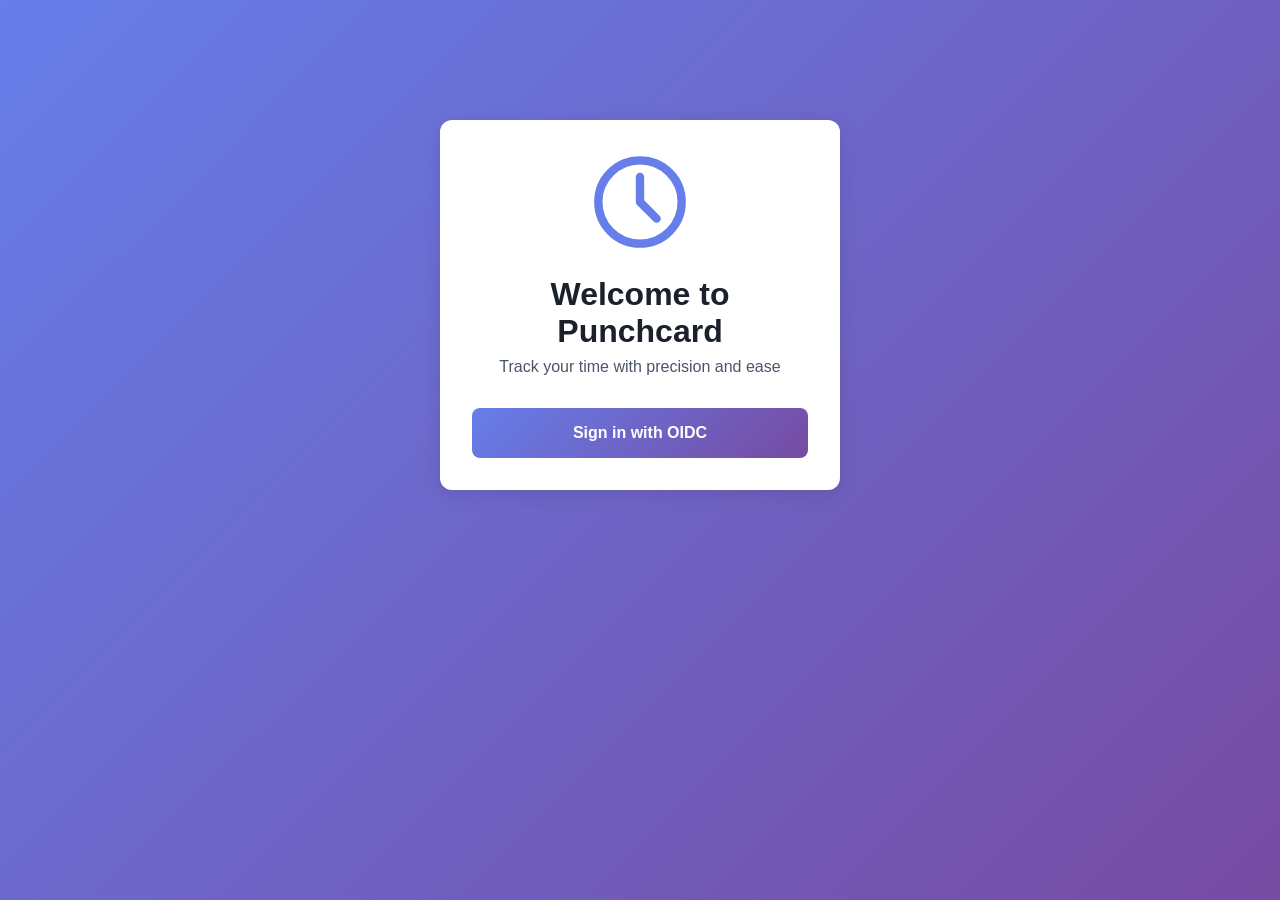
<file: templates/login.html>
<!DOCTYPE html>
<html lang="en">
<head>
    <meta charset="UTF-8">
    <meta name="viewport" content="width=device-width, initial-scale=1.0">
    <title>{{.Title}}</title>
    <link rel="icon" type="image/svg+xml" href="/static/logo.svg">
    <link rel="alternate icon" href="/static/logo.svg">
    <link rel="stylesheet" href="/static/style.css">
    <style>
        .login-container {
            max-width: 400px;
            margin: 100px auto;
            padding: 2rem;
            background: white;
            border-radius: 12px;
            box-shadow: 0 4px 20px rgba(0, 0, 0, 0.1);
            text-align: center;
        }

        .login-logo {
            width: 100px;
            height: 100px;
            margin: 0 auto 1.5rem auto;
        }

        .login-logo svg {
            width: 100%;
            height: 100%;
        }

        .login-title {
            font-size: 2rem;
            font-weight: 700;
            color: #1a202c;
            margin-bottom: 0.5rem;
        }

        .login-subtitle {
            color: #4a5568;
            margin-bottom: 2rem;
            font-size: 1rem;
        }

        .login-button {
            background: linear-gradient(135deg, #667eea 0%, #764ba2 100%);
            color: white;
            border: none;
            padding: 1rem 2rem;
            border-radius: 8px;
            font-size: 1rem;
            font-weight: 600;
            cursor: pointer;
            text-decoration: none;
            display: inline-block;
            transition: all 0.3s ease;
            width: 100%;
        }

        .login-button:hover {
            transform: translateY(-2px);
            box-shadow: 0 6px 25px rgba(102, 126, 234, 0.4);
        }

        .login-button:active {
            transform: translateY(0);
        }

        .login-info {
            margin-top: 2rem;
            padding: 1rem;
            background: #f7fafc;
            border-radius: 8px;
            border-left: 4px solid #667eea;
            text-align: left;
        }

        .login-info h3 {
            margin: 0 0 0.5rem 0;
            color: #2d3748;
            font-size: 0.9rem;
            font-weight: 600;
        }

        .login-info p {
            margin: 0;
            color: #4a5568;
            font-size: 0.85rem;
            line-height: 1.4;
        }
    </style>
</head>
<body>
    <div class="login-container">
        <div class="login-logo">
            <svg viewBox="0 0 24 24" fill="none" xmlns="http://www.w3.org/2000/svg">
                <circle cx="12" cy="12" r="10" stroke="#667eea" stroke-width="2"/>
                <path d="m12 6 0 6 4 4" stroke="#667eea" stroke-width="2" stroke-linecap="round" stroke-linejoin="round"/>
            </svg>
        </div>
        
        <h1 class="login-title">Welcome to Punchcard</h1>
        <p class="login-subtitle">Track your time with precision and ease</p>
        
        <a href="/login/start" class="login-button">
            Sign in with OIDC
        </a>
    </div>
</body>
</html>
</file>
<file: static/style.css>
* {
    box-sizing: border-box;
    margin: 0;
    padding: 0;
}

body {
    font-family: -apple-system, BlinkMacSystemFont, 'Segoe UI', Roboto, Oxygen, Ubuntu, Cantarell, sans-serif;
    background: linear-gradient(135deg, #667eea 0%, #764ba2 100%);
    min-height: 100vh;
    padding: 20px;
}

.container {
    max-width: 800px;
    margin: 0 auto;
    background: white;
    border-radius: 12px;
    padding: 30px;
    box-shadow: 0 10px 30px rgba(0, 0, 0, 0.1);
}



.date-header {
    display: flex;
    align-items: center;
    justify-content: space-between;
    margin-top: 20px;
    margin-bottom: 30px;
    position: relative;
    min-height: 50px;
}

.date-display {
    position: absolute;
    left: 50%;
    transform: translateX(-50%);
    display: flex;
    flex-direction: column;
    align-items: center;
    gap: 8px;
}

.current-date {
    color: #2d3748;
    margin: 0;
    padding: 15px 25px;
    background: linear-gradient(135deg, #f7fafc 0%, #edf2f7 100%);
    border-radius: 12px;
    border: 1px solid #e2e8f0;
    cursor: pointer;
    transition: all 0.2s;
    user-select: none;
    text-align: center;
    display: flex;
    flex-direction: column;
    align-items: center;
    gap: 2px;
}

.day-name {
    font-size: 1.8em;
    font-weight: 600;
    line-height: 1;
}

.date-iso {
    font-size: 1.1em;
    font-weight: 400;
    color: #4a5568;
    line-height: 1;
}

.current-date:hover {
    background: linear-gradient(135deg, #edf2f7 0%, #e2e8f0 100%);
    transform: translateY(-1px);
    box-shadow: 0 4px 8px rgba(0, 0, 0, 0.1);
}



.hidden-date-picker {
    position: absolute;
    opacity: 0;
    pointer-events: none;
    width: 0;
    height: 0;
}

.today-btn {
    font-size: 0.9em;
    color: #667eea;
    text-decoration: none;
    padding: 4px 12px;
    border: 1px solid #667eea;
    border-radius: 20px;
    transition: all 0.2s;
    background: white;
}

.today-btn:hover {
    background: #667eea;
    color: white;
    text-decoration: none;
}

.nav-buttons {
    display: flex;
    gap: 10px;
    align-items: center;
}

.month-btn {
    font-size: 0.9em;
    color: #667eea;
    text-decoration: none;
    padding: 4px 12px;
    border: 1px solid #667eea;
    border-radius: 20px;
    transition: all 0.2s;
    background: white;
}

.month-btn:hover {
    background: #667eea;
    color: white;
    text-decoration: none;
}

.week-chart {
    margin-bottom: 30px;
    padding: 20px;
    background: white;
    border-radius: 12px;
    border: 1px solid #e2e8f0;
    box-shadow: 0 2px 4px rgba(0, 0, 0, 0.05);
}

.chart-container {
    display: flex;
    justify-content: space-between;
    align-items: flex-end;
    height: 100px;
    gap: 4px;
}

.day-bar {
    flex: 1;
    display: flex;
    flex-direction: column;
    align-items: center;
    cursor: pointer;
    transition: all 0.2s;
    border-radius: 4px;
    padding: 4px;
    position: relative;
}

.day-bar:hover {
    background: #f7fafc;
    transform: translateY(-1px);
}

.day-bar.today {
    background: rgba(72, 187, 120, 0.1);
}

.day-bar.selected {
    background: rgba(102, 126, 234, 0.1);
    border: 2px solid #667eea;
}

.hours-label {
    font-size: 0.8em;
    font-weight: 600;
    color: #2d3748;
    margin-bottom: 4px;
    min-height: 20px;
    display: flex;
    align-items: center;
}

.bar {
    width: 100%;
    background: linear-gradient(to top, #667eea 0%, #764ba2 100%);
    border-radius: 2px 2px 0 0;
    min-height: 2px;
    transition: all 0.2s;
}

.day-bar:hover .bar {
    background: linear-gradient(to top, #5a67d8 0%, #6b46c1 100%);
}

.day-bar.today .bar {
    background: linear-gradient(to top, #48bb78 0%, #38a169 100%);
}

.day-bar.selected .bar {
    background: linear-gradient(to top, #4f46e5 0%, #7c3aed 100%);
}

.day-label {
    margin-top: 8px;
    text-align: center;
    line-height: 1.2;
}

.day-name {
    font-size: 0.75em;
    font-weight: 600;
    color: #4a5568;
}

.day-date {
    font-size: 0.7em;
    color: #718096;
}

.nav-btn {
    display: flex;
    align-items: center;
    justify-content: center;
    width: 50px;
    height: 50px;
    background: #667eea;
    color: white;
    text-decoration: none;
    border-radius: 50%;
    font-size: 1.5em;
    font-weight: bold;
    transition: all 0.2s;
    box-shadow: 0 2px 4px rgba(0, 0, 0, 0.1);
}

.nav-btn:hover {
    background: #5a67d8;
    transform: translateY(-1px);
    box-shadow: 0 4px 8px rgba(0, 0, 0, 0.15);
    color: white;
    text-decoration: none;
}

.nav-btn:active {
    transform: translateY(0);
}

.add-entry-form {
    margin-bottom: 30px;
    padding: 20px;
    background: #f7fafc;
    border-radius: 8px;
    border: 2px dashed #e2e8f0;
}

.add-entry-form form {
    display: flex;
    gap: 10px;
    align-items: center;
}

.task-input {
    flex: 1;
    padding: 12px 16px;
    border: 2px solid #e2e8f0;
    border-radius: 6px;
    font-size: 16px;
    transition: border-color 0.2s;
}

.task-input:focus {
    outline: none;
    border-color: #667eea;
}

.btn {
    padding: 12px 20px;
    border: none;
    border-radius: 6px;
    font-size: 14px;
    font-weight: 600;
    cursor: pointer;
    transition: all 0.2s;
    text-transform: uppercase;
    letter-spacing: 0.5px;
}

.btn-primary {
    background: #667eea;
    color: white;
}

.btn-primary:hover {
    background: #5a67d8;
    transform: translateY(-1px);
}

.btn-success {
    background: #48bb78;
    color: white;
}

.btn-success:hover {
    background: #38a169;
    transform: translateY(-1px);
}

.btn-danger {
    background: #f56565;
    color: white;
}

.btn-danger:hover {
    background: #e53e3e;
    transform: translateY(-1px);
}

.entries-container {
    min-height: 200px;
}

.entries {
    display: flex;
    flex-direction: column;
    gap: 15px;
}

.time-entry {
    background: white;
    border: 1px solid #e2e8f0;
    border-radius: 8px;
    padding: 20px;
    transition: all 0.2s;
    box-shadow: 0 2px 4px rgba(0, 0, 0, 0.05);
}

.time-entry:hover {
    border-color: #cbd5e0;
    box-shadow: 0 4px 8px rgba(0, 0, 0, 0.1);
}

.time-entry:has(.timer-display[data-running="true"]) {
    background: linear-gradient(135deg, #f0fff4 0%, #c6f6d5 100%);
    border-color: #9ae6b4;
    box-shadow: 0 4px 12px rgba(72, 187, 120, 0.2);
}

.entry-row {
    display: flex;
    align-items: center;
    gap: 20px;
}

.task-info {
    flex: 1;
    cursor: pointer;
    padding: 4px 8px;
    border-radius: 4px;
    transition: all 0.2s;
    margin: -4px -8px;
}

.task-info:hover {
    background: #f7fafc;
}

.task-title {
    font-size: 1.2em;
    color: #2d3748;
    font-weight: 600;
    line-height: 1.3;
}

.task-description {
    margin-top: 4px;
}

.description-line {
    font-size: 0.9em;
    color: #718096;
    line-height: 1.2;
}

.description-edit-input {
    font-family: inherit;
    font-size: 1em;
    color: #2d3748;
    background: white;
    border: 2px solid #667eea;
    border-radius: 6px;
    padding: 8px;
    resize: none;
    overflow: hidden;
    width: 100%;
    max-width: 400px;
    box-shadow: 0 0 0 3px rgba(102, 126, 234, 0.1);
    line-height: 1.4;
}

.description-edit-input:focus {
    outline: none;
    border-color: #5a67d8;
    box-shadow: 0 0 0 3px rgba(102, 126, 234, 0.2);
}

.delete-btn {
    background: none;
    border: none;
    color: #a0aec0;
    font-size: 18px;
    cursor: pointer;
    padding: 4px 8px;
    border-radius: 4px;
    transition: all 0.2s;
    line-height: 1;
    margin-left: 10px;
}

.delete-btn:hover {
    color: #e53e3e;
    background: #fed7d7;
}







.timer-display-container {
    position: relative;
    min-width: 120px;
}

.timer-display {
    font-family: 'Monaco', 'Menlo', 'Ubuntu Mono', monospace;
    font-size: 1em;
    font-weight: bold;
    color: #2d3748;
    min-width: 100px;
    text-align: center;
    padding: 12px 10px;
    background: #f7fafc;
    border-radius: 6px;
    border: 1px solid #e2e8f0;
}

.timer-display[data-running="true"] {
    color: #48bb78;
    background: #f0fff4;
    border-color: #9ae6b4;
    animation: pulse 2s infinite;
}

.timer-display.editable {
    cursor: pointer;
    transition: all 0.2s;
}

.timer-display.editable:hover {
    background: #edf2f7;
    border-color: #cbd5e0;
    transform: scale(1.02);
}

.time-edit-input {
    font-family: 'Monaco', 'Menlo', 'Ubuntu Mono', monospace;
    font-size: 1em;
    font-weight: bold;
    color: #2d3748;
    text-align: center;
    padding: 8px;
    background: white;
    border-radius: 6px;
    border: 2px solid #667eea;
    box-shadow: 0 0 0 3px rgba(102, 126, 234, 0.1);
    box-sizing: border-box;
}

.time-edit-input:focus {
    outline: none;
    border-color: #5a67d8;
    box-shadow: 0 0 0 3px rgba(102, 126, 234, 0.2);
}

.time-edit-input::placeholder {
    color: #a0aec0;
    font-weight: normal;
}

@keyframes pulse {
    0% { opacity: 1; }
    50% { opacity: 0.7; }
    100% { opacity: 1; }
}

.start-stop-btn {
    min-width: 80px;
}

.empty-state {
    text-align: center;
    padding: 60px 20px;
    color: #718096;
}

.empty-state p {
    font-size: 1.1em;
}

/* Responsive design */
@media (max-width: 600px) {
    .container {
        padding: 20px;
        margin: 10px;
    }
    
    .date-header {
        min-height: 40px;
    }
    
    .current-date {
        padding: 12px 20px;
    }
    
    .day-name {
        font-size: 1.4em;
    }
    
    .date-iso {
        font-size: 1em;
    }
    
    .current-date:hover {
        transform: none; /* Disable hover lift on mobile */
    }
    
    .nav-btn {
        width: 40px;
        height: 40px;
        font-size: 1.2em;
    }
    
    .today-btn {
        font-size: 0.8em;
        padding: 3px 8px;
    }
    
    .week-chart {
        padding: 15px;
        margin-bottom: 25px;
    }
    
    .chart-container {
        height: 80px;
        gap: 2px;
    }
    
    .hours-label {
        font-size: 0.7em;
        min-height: 16px;
    }
    
    .day-name {
        font-size: 0.7em;
    }
    
    .day-date {
        font-size: 0.65em;
    }
    
    .entry-row {
        flex-wrap: wrap;
        gap: 10px;
    }
    
    .task-info {
        width: 100%;
        margin-bottom: 10px;
    }
    
    .timer-display-container {
        flex: 1;
    }
    
    .start-stop-btn {
        flex-shrink: 0;
    }
    
    .delete-btn {
        margin-left: 0;
    }
    
    .add-entry-form form {
        flex-direction: column;
        align-items: stretch;
    }
    
    .task-input {
        margin-bottom: 10px;
    }
}

/* Monthly view styles */
.month-header {
    display: flex;
    align-items: center;
    justify-content: space-between;
    margin-top: 20px;
    margin-bottom: 30px;
    position: relative;
    min-height: 60px;
}

.month-display {
    position: absolute;
    left: 50%;
    transform: translateX(-50%);
    display: flex;
    flex-direction: column;
    align-items: center;
    gap: 12px;
}

.month-title {
    text-align: center;
    color: #2d3748;
    padding: 20px 30px;
    background: linear-gradient(135deg, #f7fafc 0%, #edf2f7 100%);
    border-radius: 12px;
    border: 1px solid #e2e8f0;
}

.month-name {
    font-size: 2.2em;
    font-weight: 600;
    line-height: 1;
    margin-bottom: 8px;
}

.month-summary {
    font-size: 1.1em;
    color: #4a5568;
    line-height: 1;
}

.month-calendar {
    background: white;
    border-radius: 12px;
    border: 1px solid #e2e8f0;
    padding: 20px;
    margin-bottom: 30px;
    box-shadow: 0 2px 4px rgba(0, 0, 0, 0.05);
}

.calendar-header {
    display: grid;
    grid-template-columns: repeat(7, 1fr);
    gap: 1px;
    margin-bottom: 10px;
}

.calendar-day-header {
    text-align: center;
    font-weight: 600;
    font-size: 0.9em;
    color: #4a5568;
    padding: 12px 8px;
    background: #f7fafc;
    border-radius: 6px;
}

.calendar-grid {
    display: grid;
    grid-template-columns: repeat(7, 1fr);
    gap: 1px;
    background: #e2e8f0;
    border-radius: 6px;
    overflow: hidden;
}

.calendar-day {
    background: white;
    min-height: 100px;
    padding: 8px;
    position: relative;
    transition: all 0.2s;
    display: flex;
    flex-direction: column;
}

.calendar-day.other-month {
    background: #f7fafc;
    color: #a0aec0;
}

.calendar-day.today {
    background: #f0fff4;
    border: 2px solid #48bb78;
}

.calendar-day.has-entries {
    cursor: pointer;
}

.calendar-day.has-entries:hover {
    background: #edf2f7;
    transform: translateY(-1px);
    box-shadow: 0 4px 8px rgba(0, 0, 0, 0.1);
}

.calendar-day.today:hover {
    background: #e6fffa;
}

.day-number {
    font-weight: 600;
    font-size: 1.1em;
    color: #2d3748;
    margin-bottom: 4px;
}

.calendar-day.other-month .day-number {
    color: #a0aec0;
}

.day-info {
    flex: 1;
    display: flex;
    flex-direction: column;
    gap: 2px;
}

.day-hours {
    font-size: 0.8em;
    font-weight: 600;
    color: #667eea;
    background: #edf2f7;
    padding: 2px 6px;
    border-radius: 10px;
    align-self: flex-start;
    white-space: nowrap;
}

.day-task {
    font-size: 0.7em;
    color: #4a5568;
    line-height: 1.2;
    overflow: hidden;
    display: -webkit-box;
    -webkit-line-clamp: 2;
    -webkit-box-orient: vertical;
    text-overflow: ellipsis;
}

.more-entries {
    font-size: 0.65em;
    color: #718096;
    font-style: italic;
    margin-top: auto;
}

.month-summary-section {
    background: white;
    border-radius: 12px;
    border: 1px solid #e2e8f0;
    padding: 25px;
    box-shadow: 0 2px 4px rgba(0, 0, 0, 0.05);
}

.month-summary-section h3 {
    color: #2d3748;
    margin-bottom: 20px;
    font-size: 1.4em;
    text-align: center;
}

.summary-stats {
    display: flex;
    justify-content: space-around;
    gap: 20px;
}

.summary-stat {
    text-align: center;
    padding: 20px;
    background: #f7fafc;
    border-radius: 8px;
    flex: 1;
}

.stat-value {
    font-size: 2em;
    font-weight: bold;
    color: #667eea;
    line-height: 1;
    margin-bottom: 5px;
}

.stat-label {
    font-size: 0.9em;
    color: #4a5568;
    font-weight: 500;
}

/* Responsive design for monthly view */
@media (max-width: 768px) {
    .month-header {
        min-height: 50px;
    }
    
    .month-title {
        padding: 15px 20px;
    }
    
    .month-name {
        font-size: 1.8em;
    }
    
    .month-summary {
        font-size: 1em;
    }
    
    .calendar-day {
        min-height: 80px;
        padding: 6px;
    }
    
    .calendar-day-header {
        padding: 8px 4px;
        font-size: 0.8em;
    }
    
    .day-number {
        font-size: 1em;
    }
    
    .day-hours {
        font-size: 0.75em;
    }
    
    .day-task {
        font-size: 0.65em;
    }
    
    .summary-stats {
        flex-direction: column;
        gap: 15px;
    }
    
    .stat-value {
        font-size: 1.8em;
    }
}

/* Top Header Styles */
.top-header {
    display: flex;
    justify-content: space-between;
    align-items: center;
    padding: 15px 0;
    border-bottom: 1px solid #e2e8f0;
    margin-bottom: 20px;
}

.header-left {
    display: flex;
    flex-direction: column;
    gap: 8px;
}

.current-day {
    font-size: 1.1rem;
    font-weight: 600;
    color: #2d3748;
    cursor: pointer;
    transition: color 0.2s ease;
    padding: 4px 8px;
    border-radius: 6px;
}

.current-day:hover {
    color: #4c63d2;
    background: rgba(102, 126, 234, 0.1);
}

.hours-summary {
    display: flex;
    gap: 20px;
    font-size: 0.9rem;
    color: #4a5568;
}

.week-hours, .month-hours {
    background: rgba(102, 126, 234, 0.1);
    color: #4c63d2;
    padding: 4px 8px;
    border-radius: 4px;
    font-weight: 500;
    text-decoration: none;
    transition: all 0.2s ease;
}

.week-hours:hover, .month-hours:hover {
    background: rgba(102, 126, 234, 0.2);
    color: #3b4ba8;
    transform: translateY(-1px);
    cursor: pointer;
}

.header-right {
    display: flex;
    align-items: center;
    gap: 12px;
}

.today-header-btn {
    background: white;
    color: #4a5568;
    border: 1px solid #e2e8f0;
    padding: 10px 16px;
    border-radius: 8px;
    font-size: 0.9rem;
    font-weight: 600;
    text-decoration: none;
    transition: all 0.2s ease;
    box-shadow: 0 1px 3px rgba(0, 0, 0, 0.1);
}

.today-header-btn:hover {
    background: #f7fafc;
    border-color: #cbd5e0;
    transform: translateY(-1px);
    box-shadow: 0 2px 6px rgba(0, 0, 0, 0.15);
}

.export-btn {
    background: white;
    color: #667eea;
    border: 1px solid #e2e8f0;
    padding: 10px 16px;
    border-radius: 8px;
    font-size: 0.9rem;
    font-weight: 600;
    text-decoration: none;
    transition: all 0.2s ease;
    box-shadow: 0 1px 3px rgba(0, 0, 0, 0.1);
}

.export-btn:hover {
    background: #667eea;
    color: white;
    border-color: #667eea;
    transform: translateY(-1px);
    box-shadow: 0 2px 6px rgba(0, 0, 0, 0.15);
}

/* User Menu Styles */
.user-menu {
    position: relative;
    display: inline-block;
}

.user-btn {
    background: linear-gradient(135deg, #667eea 0%, #764ba2 100%);
    color: white;
    border: none;
    padding: 10px 16px;
    border-radius: 8px;
    font-size: 0.9rem;
    font-weight: 600;
    cursor: pointer;
    transition: all 0.2s ease;
    box-shadow: 0 2px 8px rgba(102, 126, 234, 0.3);
}

.user-btn:hover {
    transform: translateY(-2px);
    box-shadow: 0 4px 15px rgba(102, 126, 234, 0.4);
}

.user-dropdown {
    position: absolute;
    top: 100%;
    right: 0;
    background: white;
    border: 1px solid #e2e8f0;
    border-radius: 8px;
    box-shadow: 0 4px 15px rgba(0, 0, 0, 0.1);
    min-width: 140px;
    z-index: 1000;
    opacity: 0;
    visibility: hidden;
    transform: translateY(-10px);
    transition: all 0.2s ease;
    margin-top: 8px;
}

.user-dropdown.show {
    opacity: 1;
    visibility: visible;
    transform: translateY(0);
}

.user-dropdown a {
    display: block;
    padding: 12px 16px;
    color: #4a5568;
    text-decoration: none;
    border-bottom: 1px solid #f7fafc;
    font-size: 0.85rem;
    transition: all 0.2s ease;
}

.user-dropdown a:last-child {
    border-bottom: none;
}

.user-dropdown a:hover {
    background: #f7fafc;
    color: #2d3748;
}

/* Billable Checkbox Styles */
.billable-checkbox {
    display: flex;
    align-items: center;
    margin-right: 10px;
    flex-shrink: 0;
}

.billable-btn {
    width: 28px;
    height: 28px;
    border: 2px solid #cbd5e0;
    border-radius: 6px;
    background: white;
    color: #718096;
    font-size: 14px;
    font-weight: 600;
    cursor: pointer;
    display: flex;
    align-items: center;
    justify-content: center;
    transition: all 0.2s ease;
    padding: 0;
    line-height: 1;
}

.billable-btn:hover {
    border-color: #2d3748;
    transform: translateY(-1px);
    box-shadow: 0 2px 4px rgba(0, 0, 0, 0.1);
}

.billable-btn.billable-active {
    background: linear-gradient(135deg, #48bb78 0%, #38a169 100%);
    border-color: #38a169;
    color: white;
    box-shadow: 0 2px 6px rgba(72, 187, 120, 0.3);
}

.billable-btn.billable-active:hover {
    background: linear-gradient(135deg, #38a169 0%, #2f855a 100%);
    border-color: #2f855a;
    box-shadow: 0 3px 8px rgba(72, 187, 120, 0.4);
}

/* Update entry-row to accommodate billable checkbox */
.entry-row {
    display: flex;
    align-items: center;
    gap: 12px;
    padding: 15px;
    width: 100%;
}

/* Responsive adjustments for header */
@media (max-width: 768px) {
    .top-header {
        flex-direction: column;
        gap: 15px;
        align-items: stretch;
    }
    
    .header-left {
        text-align: center;
    }
    
    .header-right {
        justify-content: center;
        gap: 8px;
    }
    
    .hours-summary {
        justify-content: center;
        flex-wrap: wrap;
    }
    
    .billable-btn {
        width: 26px;
        height: 26px;
        font-size: 12px;
    }
    
    .billable-checkbox {
        margin-right: 8px;
    }
}
</file>
